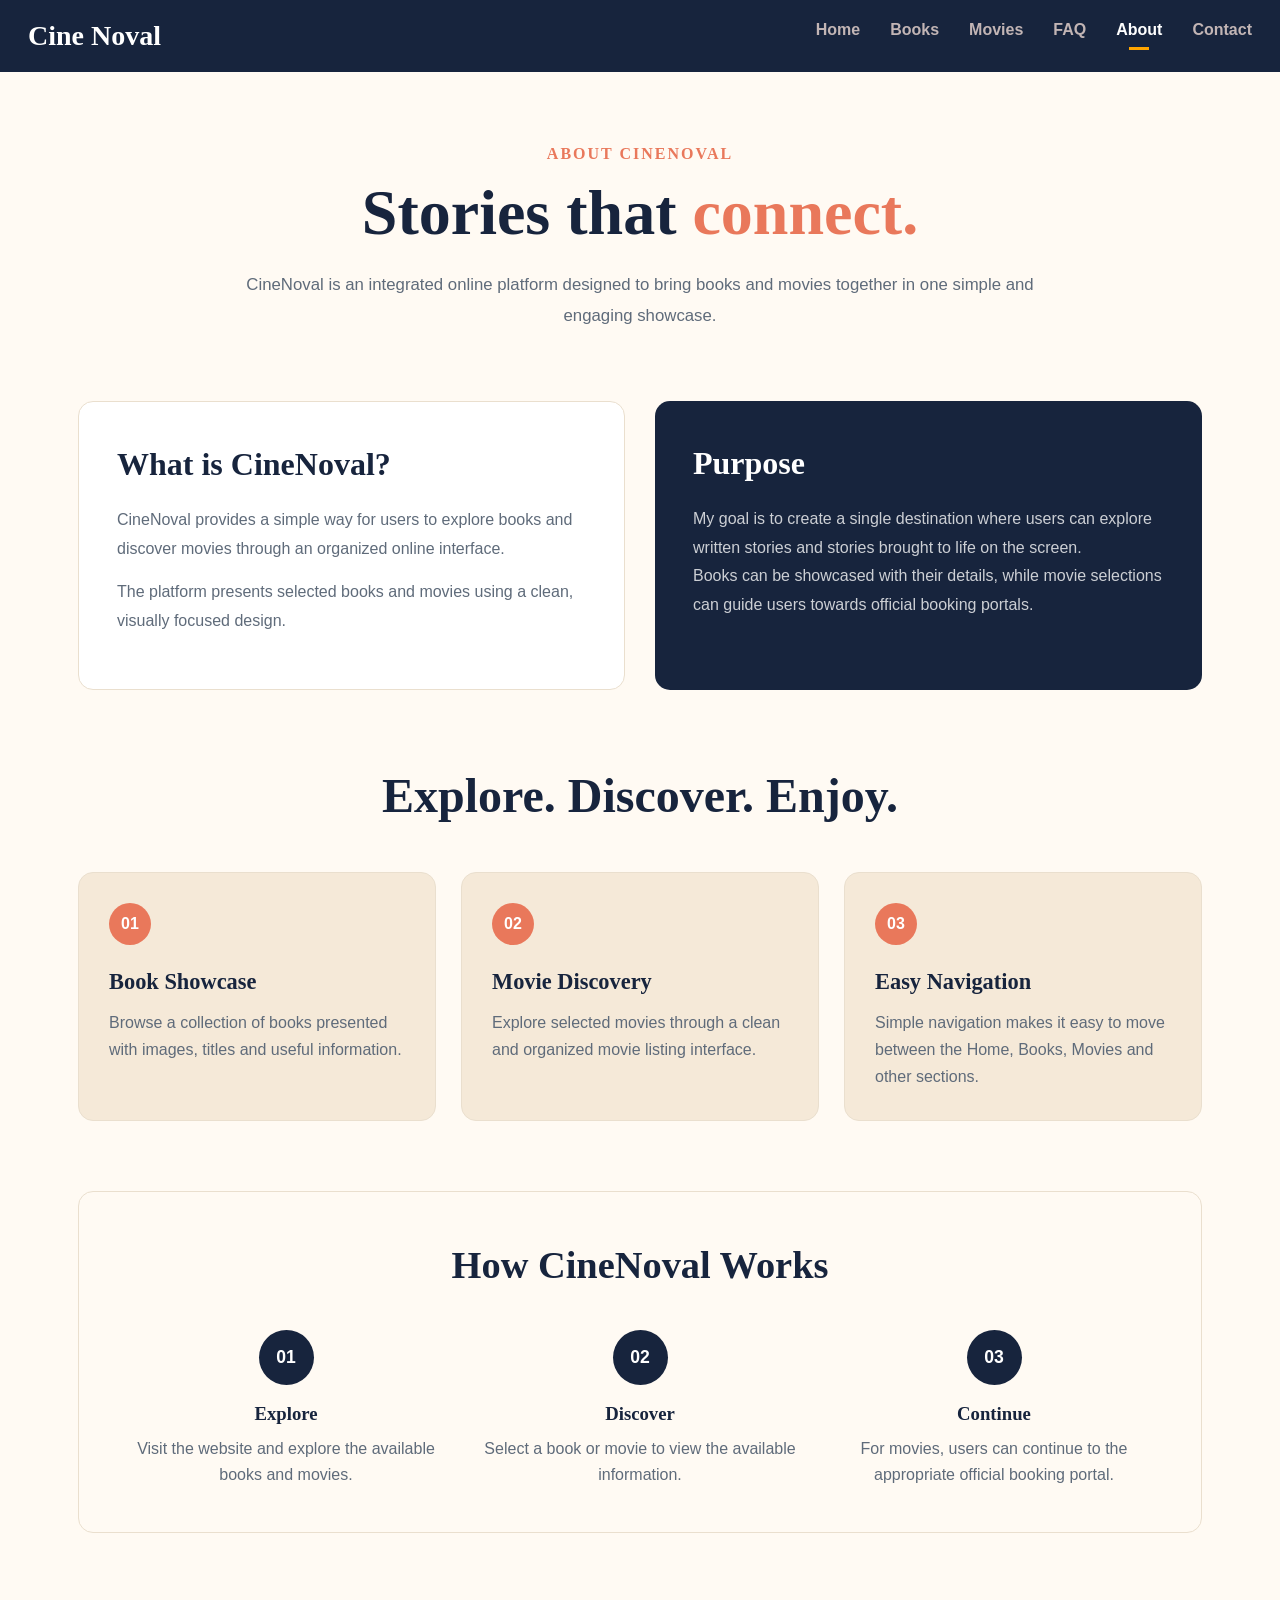
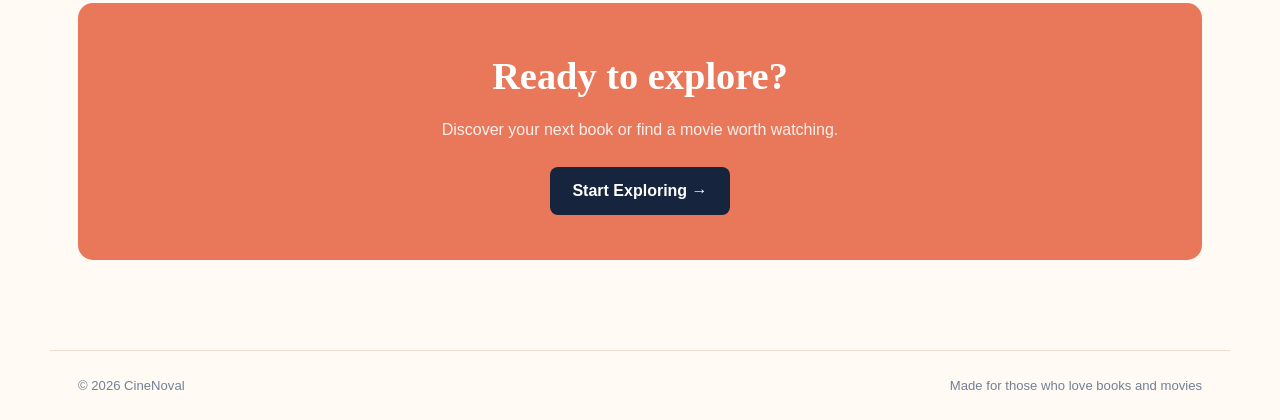
<file: about.html>
<!DOCTYPE html>
<html lang="en">

<head>

    <meta charset="UTF-8">

    <meta
        name="viewport"
        content="width=device-width, initial-scale=1.0"
    >

    <title>CineNoval | About Us</title>

    <link rel="stylesheet" href="styles.css">

</head>

<body>

    <header class="navigation">

        <nav class="navigation-container">

            <a
                class="website-name"
                href="index.html"
            >
                Cine Noval
            </a>

            <div class="navigation-links">

                <a href="index.html">
                    Home
                </a>

                <a href="books.html">
                    Books
                </a>

                <a href="movies.html">
                    Movies
                </a>

                <a href="faq.html">
                    FAQ
                </a>

                <a
                    class="current-page"
                    href="about.html"
                >
                    About
                </a>

                <a href="contact.html">
                    Contact
                </a>

            </div>

        </nav>

    </header>

    <main class="about-page">

        <section class="about-hero">

            <p class="small-heading">
                About CineNoval
            </p>

            <h1>

                Stories that
                <em>connect.</em>

            </h1>

<marque>
            <p class="about-hero-description">
                CineNoval is an integrated online platform
                designed to bring books and movies together
                in one simple and engaging showcase.</marque>

            </p>

        </section>

        <section class="about-introduction">

            <article class="about-card">

                <h2>
                    What is CineNoval?
                </h2>

                <p>

                    CineNoval provides a simple way for users
                    to explore books and discover movies through
                    an organized online interface.

                </p>

                <p>

                    The platform presents selected books and
                    movies using a clean, visually focused
                    design.

                </p>

            </article>

            <article class="about-highlight">

                <h2>
                    Purpose
                </h2>

                <p>

                    My goal is to create a single destination
                    where users can explore written stories and
                    stories brought to life on the screen.

                </p>

                <p>

                    Books can be showcased with their details,
                    while movie selections can guide users
                    towards official booking portals.

                </p>

            </article>

        </section>

        <section class="about-features">

            <div class="about-section-heading">

                

                <h2>
                    Explore. Discover. Enjoy.
                </h2>

            </div>

            <div class="feature-grid">

                <article class="feature-item">

                    <span class="feature-number">
                        01
                    </span>

                    <h3>
                        Book Showcase
                    </h3>

                    <p>

                        Browse a collection of books presented
                        with images, titles and useful information.

                    </p>

                </article>

                <article class="feature-item">

                    <span class="feature-number">
                        02
                    </span>

                    <h3>
                        Movie Discovery
                    </h3>

                    <p>

                        Explore selected movies through a clean
                        and organized movie listing interface.

                    </p>

                </article>

                <article class="feature-item">

                    <span class="feature-number">
                        03
                    </span>

                    <h3>
                        Easy Navigation
                    </h3>

                    <p>

                        Simple navigation makes it easy to move
                        between the Home, Books, Movies and other
                        sections.

                    </p>

                </article>

            </div>

        </section>

        <section class="how-it-works">

            <h2>
                How CineNoval Works
            </h2>

            <div class="steps">

                <div class="step">

                    <div class="step-number">
                        01
                    </div>

                    <h3>
                        Explore
                    </h3>

                    <p>

                        Visit the website and explore the available
                        books and movies.

                    </p>

                </div>

                <div class="step">

                    <div class="step-number">
                        02
                    </div>

                    <h3>
                        Discover
                    </h3>

                    <p>

                        Select a book or movie to view the
                        available information.

                    </p>

                </div>

                <div class="step">

                    <div class="step-number">
                        03
                    </div>

                    <h3>
                        Continue
                    </h3>

                    <p>

                        For movies, users can continue to the
                        appropriate official booking portal.

                    </p>

                </div>

            </div>

        </section>

        <section class="about-cta">

            <h2>
                Ready to explore?
            </h2>

            <p>

                Discover your next book or find a movie worth
                watching.

            </p>

            <a
                href="books.html"
                class="about-cta-button"
            >

                Start Exploring →

            </a>

        </section>

    </main>

    <footer class="website-footer">

        <p>
            © 2026 CineNoval
        </p>

        <p>
            Made for those who love books and movies
        </p>

    </footer>

</body>

</html>
</file>
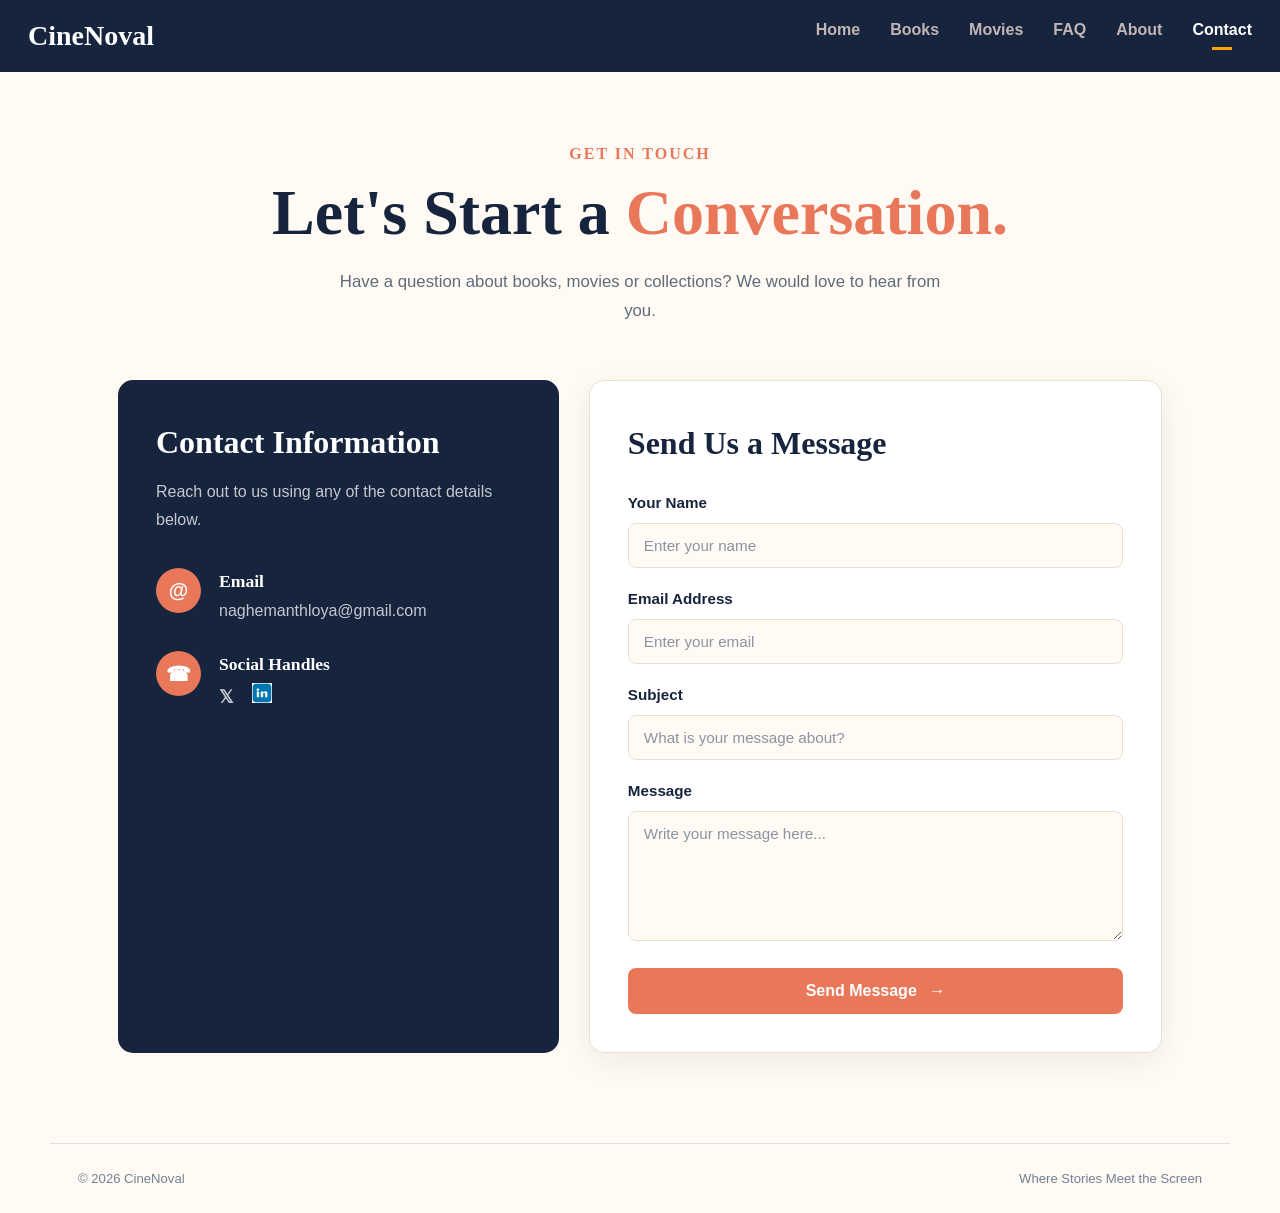
<file: contact.html>
<!DOCTYPE html>
<html lang="en">

<head>

    <meta charset="UTF-8">

    <meta name="viewport" content="width=device-width, initial-scale=1.0">

    <title>CineNoval - Contact Us</title>

    <link rel="stylesheet" href="styles.css">

</head>

<body>

    <nav class="navigation">

        <div class="navigation-container">

            <div class="website-name">
                CineNoval
            </div>

            <div class="navigation-links">

                <a href="index.html">
                    Home
                </a>

                <a href="books.html">
                    Books
                </a>

                <a href="movies.html">
                    Movies
                </a>

                <a href="faq.html">
                    FAQ
                </a>

                <a href="about.html">
                    About
                </a>

                <a href="contact.html" class="current-page">
                    Contact

                </a>

    </nav>

    <main class="contact-page">

        <section class="contact-introduction">

            <p class="small-heading">
                Get In Touch
            </p>

            <h1>
                Let's Start a
                <em>Conversation.</em>
            </h1>

            <p class="contact-description">

                Have a question about books, movies or
                collections? We would love to hear from you.

            </p>

        </section>

        <section class="contact-content">

            <div class="contact-information">

                <h2>
                    Contact Information
                </h2>

                <p class="contact-information-description">

                    Reach out to us using any of the contact
                    details below.

                </p>

                <div class="contact-detail">

                    <div class="contact-icon">
                        @
                    </div>

                    <div>

                        <h3>
                            Email
                        </h3>

                        <a href="mailto:naghemanthloya@gmail.com">
                            naghemanthloya@gmail.com
                        </a>

                    </div>

                </div>

                <div class="contact-detail">

                    <div class="contact-icon">
                        ☎
                    </div>

                    <div>

                        <h3>
                            Social Handles
                        </h3>

                        
                      <a href="https://x.com/Doondi619895"><h3 style="display: inline-block; margin-right: 10pt;">𝕏</h3></a>
                      <a href="https://in.linkedin.com/in/nagahemanth-loya-86904838a"><img src="LinkedIn.jpeg" height=20pt width=20pt></a>

                    </div>

                </div>

                

                

            </div>

            <div class="contact-form-container">

                <h2>
                    Send Us a Message
                </h2>

                
                <form action="#" method="post" id="contactForm">

                    <div class="form-group">

                        <label for="name">
                            Your Name
                        </label>

                        <input
                            type="text"
                            id="name"
                            name="name"
                            placeholder="Enter your name"
                            required
                        >

                    </div>

                    <div class="form-group">

                        <label for="email">
                            Email Address
                        </label>

                        <input
                            type="email"
                            id="email"
                            name="email"
                            placeholder="Enter your email"
                            required
                        >

                    </div>

                    <div class="form-group">

                        <label for="subject">
                            Subject
                        </label>

                        <input
                            type="text"
                            id="subject"
                            name="subject"
                            placeholder="What is your message about?"
                            required
                        >

                    </div>

                    <div class="form-group">

                        <label for="message">
                            Message
                        </label>

                        <textarea
                            id="message"
                            name="message"
                            rows="6"
                            placeholder="Write your message here..."
                            required
                        ></textarea>

                    </div>

                    <button
                        type="submit"
                        class="contact-submit-button"
                    >

                        Send Message

                        <span>→</span>

                    </button>

                </form>

            </div>

        </section>

    </main>

    <footer class="website-footer">

        <span>
            © 2026 CineNoval
        </span>

        <span>
            Where Stories Meet the Screen
        </span>

    </footer>

<script>

    document.getElementById("contactForm").addEventListener("submit", function(event) {

        let name = document.getElementById("name").value;

        if (name === "") {
            alert("Please enter your name.");
            event.preventDefault();
        }

    });

</script>
</body>
              

</html>
</file>
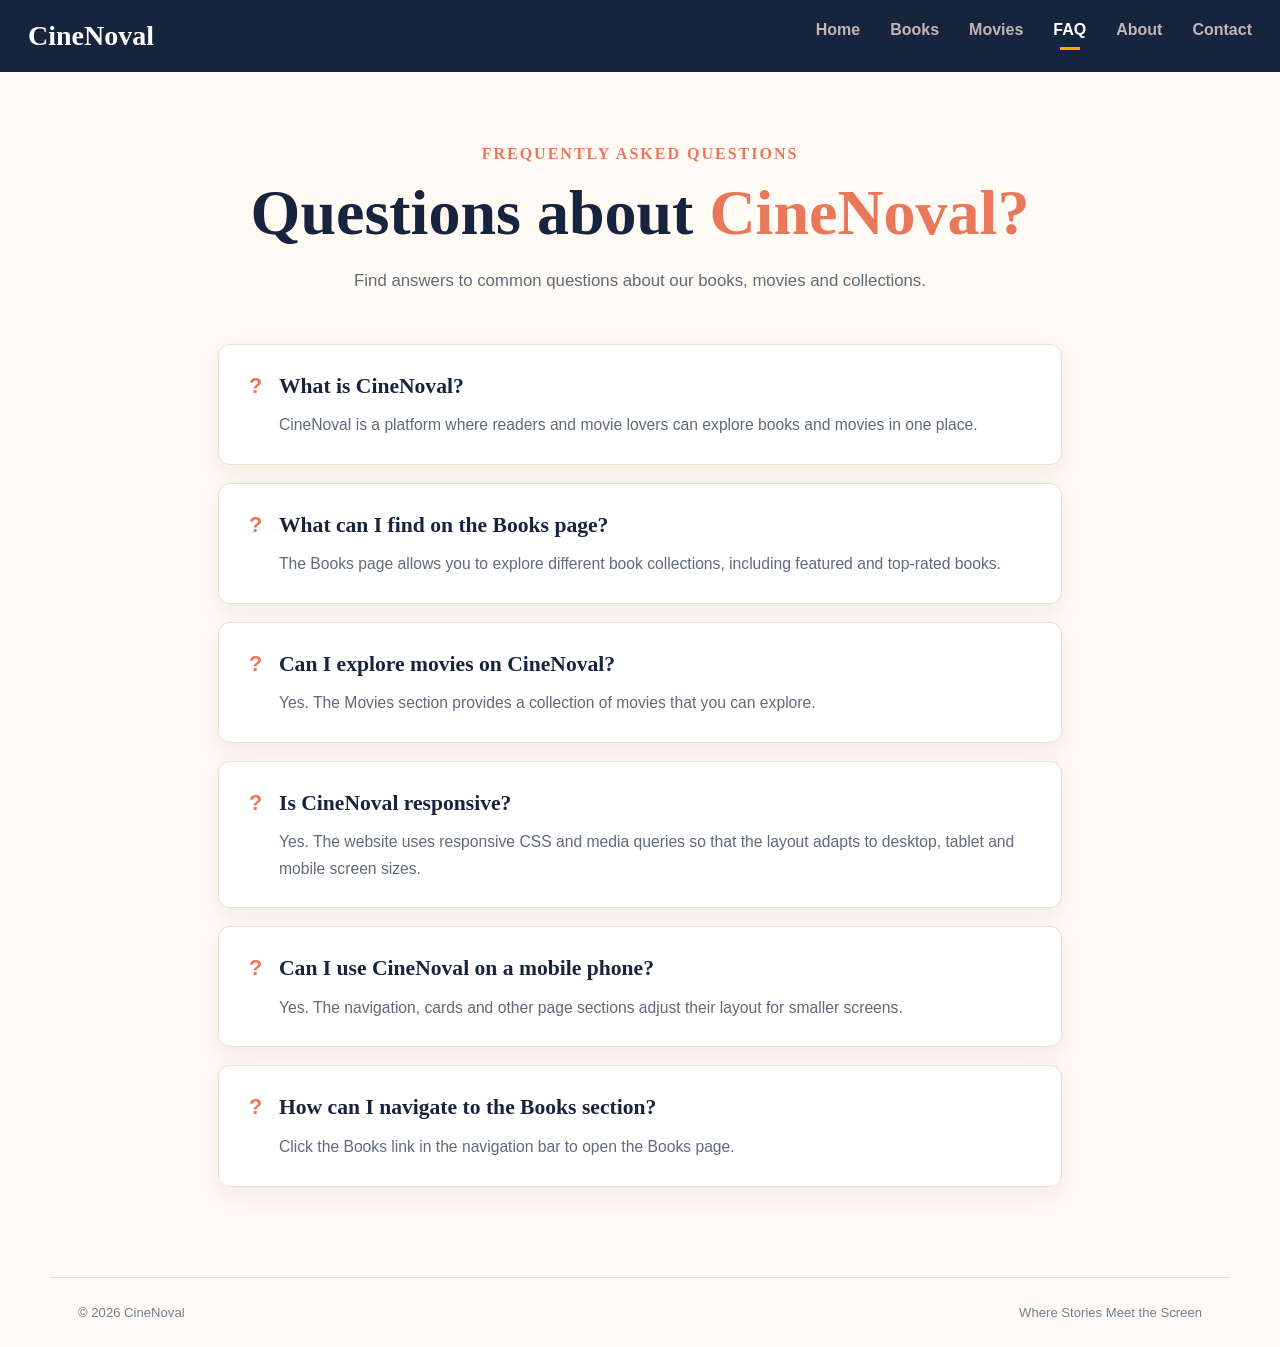
<file: faq.html>
<!doctype html>
<html lang="en">
  <head>
    <meta charset="UTF-8" />

    <meta name="viewport" content="width=device-width, initial-scale=1.0" />

    <title>CineNoval - FAQ</title>

    <link rel="stylesheet" href="styles.css" />
  </head>

  <body>
    <nav class="navigation">
      <div class="navigation-container">
        <div class="website-name">CineNoval</div>

        <div class="navigation-links">
          <a href="index.html">Home</a>

          <a href="books.html">Books</a>

          <a href="movies.html">Movies</a>

          <a href="faq.html" class="current-page"> FAQ </a>
          <a href="about.html">About</a>
          <a href="contact.html">Contact</a>
        </div>
      </div>
    </nav>

    <main class="faq-page">
      <section class="faq-introduction">
        <p class="small-heading">Frequently Asked Questions</p>

        <h1>
          Questions about
          <em>CineNoval?</em>
        </h1>

        <p class="faq-description">
          Find answers to common questions about our books, movies and
          collections.
        </p>
      </section>

      <section class="faq-section">
        <div class="faq-item">
          <h2>What is CineNoval?</h2>

          <p>
            CineNoval is a platform where readers and movie lovers can explore
            books and movies in one place.
          </p>
        </div>

        <div class="faq-item">
          <h2>What can I find on the Books page?</h2>

          <p>
            The Books page allows you to explore different book collections,
            including featured and top-rated books.
          </p>
        </div>

        <div class="faq-item">
          <h2>Can I explore movies on CineNoval?</h2>

          <p>
            Yes. The Movies section provides a collection of movies that you can
            explore.
          </p>
        </div>

        <div class="faq-item">
          <h2>Is CineNoval responsive?</h2>

          <p>
            Yes. The website uses responsive CSS and media queries so that the
            layout adapts to desktop, tablet and mobile screen sizes.
          </p>
        </div>

        <div class="faq-item">
          <h2>Can I use CineNoval on a mobile phone?</h2>

          <p>
            Yes. The navigation, cards and other page sections adjust their
            layout for smaller screens.
          </p>
        </div>

        <div class="faq-item">
          <h2>How can I navigate to the Books section?</h2>

          <p>
            Click the Books link in the navigation bar to open the Books page.
          </p>
        </div>
      </section>
    </main>

    <footer class="website-footer">
      <span> © 2026 CineNoval </span>

      <span> Where Stories Meet the Screen </span>
    </footer>
  </body>
</html>
</file>
<file: styles.css>
*{
  --dark-blue: #17243d;
  --light-blue: #243653;
  --orange: #e9785b;
  --dark-orange: #c95d46;
  --cream: #fffaf3;
  --light-sand: #f5e9d8;
  --gray: #718096;
  --white: #ffffff;
  --border-color: #eadfce;
  --card-shadow: rgba(23, 36, 61, 0.12);

  box-sizing: border-box;
  margin: 0;
  padding: 0;
}

body {
  background-color: var(--cream);
  color: var(--dark-blue);
  font-family: Arial, sans-serif;
  line-height: 1.5;
}

a {
  color: white;
  text-decoration: none;
}

img {
  max-width: 100%;
}

.navigation {
  background-color: var(--dark-blue);
  color: var(--white);
  width: 100%;
}

.navigation-container {
  display: flex;
  align-items: center;
  justify-content: space-between;
  padding: 15px 28px;
}

.website-name {
    font-family: Georgia;
    font-size: 28px;
    font-weight: bold;
}

.navigation-links {
    display: flex;
    gap: 30px;
}

.navigation-links a {
    color: hwb(0 71% 24%);
    font-size: 16px;
    font-weight: bold;
  transition: color 0.25s ease;
}

.navigation-links a:hover {
  color: var(--white);
}

.navigation-links .current-page {
  color: var(--white);
}

.navigation-links .current-page::after {
    content: "";
    display: block;
    width: 20px;
    height: 3px;
    background-color: orange;
    margin: 5px auto;
}


.introduction {
    display: flex;
    align-items: center;
    gap: 50px;
    padding: 50px 28px;
    max-width: 1180px;
    min-height: 430px;
    margin: 0 auto;
}

.introduction-text {
  flex: 1;
  max-width: 540px;
}

.small-heading {
    color: var(--orange);
    font-size: 16px;
    font-weight: bold;
    margin-bottom: 12px;
    text-transform: uppercase;
  font-family: Georgia;
}

.introduction h1 {
    font-family: Georgia;
    font-size: 50px;
    line-height: 1.1;
}

.introduction h1 em {
  color: var(--orange);
  font-style: italic;
}

.introduction-description {
  color: #5f6b7a;
  font-size: 1.05rem;
  margin-top: 20px;
  max-width: 460px;
}

.introduction-image {
  flex: 1;
}

.introduction-image img {
    border-radius: 16px;
    display: block;
    height: 300px;
    width: 100%;
    object-fit: cover;
  box-shadow:0px 25px 50px rgba(0, 0, 0, 0.20)
}

.explore-section {
  margin: 0 auto;
  max-width: 1180px;
  padding: 60px 28px 90px;
}

.section-heading {
  margin-bottom: 38px;
}

.section-heading h2 {
    font-family: Georgia;
    font-size: 40px;
    line-height: 1.1;
}

.section-heading h2 em {
  color: var(--orange);
  font-style: normal;
}

.content-cards {
    display: grid;
    gap: 25px;
    grid-template-columns: 1fr 1fr;
}

.content-card {
  border-radius: 15px;
  color: var(--white);
  display: flex;
  min-height: 320px;
  overflow: hidden;
  padding: 32px;
  position: relative;
  transition:
    box-shadow 0.3s ease,
    transform 0.3s ease;
}

.content-card:hover {
  box-shadow: var(--card-shadow);
  transform: translateY(-7px);
}

.books-card {
  background-color: #d87559;
}

.movies-card {
  background-color: var(--light-blue);
}

.card-information {
    display: flex;
    flex-direction: column;
}

.card-number {
  color: rgba(255, 255, 255, 0.65);
  font-size: 0.8rem;
  font-weight: bold;
  letter-spacing: 1px;
}

.content-card h3 {
    font-family: Georgia;
    font-size: 42px;
    margin-top: 34px;
    margin-bottom: 7px;
}

.content-card p {
  color: rgba(255, 255, 255, 0.82);
  max-width: 190px;
}

.card-link {
  font-size: 0.86rem;
  font-weight: bold;
  margin-top: auto;
}

.content-card img {
  bottom: -20px;
  max-height: 240px;
  max-width: 53%;
  object-fit: contain;
  position: absolute;
  right: 5%;
  transition: transform 0.3s ease;
}

.content-card:hover img {
  transform: scale(1.06) rotate(2deg);
}

.movies-card img {
  border-radius: 10px;
  height: 220px;
  object-fit: cover;
  opacity: 0.9;
  right: 0;
  width: 47%;
}

.website-footer {
  border-top: 1px solid var(--border-color);
  color: var(--gray);
  display: flex;
  font-size: 0.82rem;
  justify-content: space-between;
  margin: 0 auto;
  max-width: 1180px;
  padding: 25px 28px;
}

.book-category-navigation {
  background-color: var(--cream);
  border-bottom: 1px solid var(--border-color);
  width: 100%;
}

.book-category-container {
  align-items: center;
  display: flex;
  justify-content: space-between;
  margin: 0 auto;
  max-width: 1180px;
  padding: 14px 28px;
}

.book-category-title {
  color: var(--dark-blue);
  font-family: Georgia, "Times New Roman", serif;
  font-size: 1.4rem;
  font-weight: bold;
}

.book-category-links {
  display: flex;
  gap: 30px;
}

.book-category-links a {
  color: var(--dark-blue);
  font-size: 0.9rem;
  font-weight: bold;
  padding: 5px 0;
  position: relative;
  transition: color 0.2s ease;
}

.book-category-links a:hover {
  color: var(--orange);
}

.book-category-links .book-category-active {
  color: var(--orange);
}

.book-category-links .book-category-active::after {
  background-color: var(--orange);
  border-radius: 10px;
  bottom: -5px;
  content: "";
  height: 3px;
  left: 0;
  position: absolute;
  width: 100%;
}

.bookshelf-area {
  background-color: #d8b28a;
  margin: 0;
  padding: 0;
  overflow: hidden;
  width: 100%;
  
}

/* Keep the image proportional to avoid cropping the shelves. */
.bookshelf-image {
  display: block;
  height: auto;
  margin: 0 auto;
  width: 100%;
}

@media (min-width: 1600px) {
  .bookshelf-image {
    max-width: 1536px;
  }
}

@media (max-width: 800px) {
  .navigation-container {
    padding: 14px 20px;
  }

  .book-category-container {
    align-items: flex-start;
    flex-direction: column;
    gap: 10px;
    padding: 12px 20px;
  }

  .book-category-links {
    gap: 22px;
    flex-wrap: wrap;
  }

  .book-category-links a {
    font-size: 0.85rem;
  }

  .introduction {
    flex-direction: column;
    gap: 30px;
    padding: 40px 20px 50px;
  }

  .introduction-text {
    max-width: 100%;
  }

  .introduction-image {
    width: 100%;
  }

  .introduction-image img {
    height: 230px;
  }

  .content-cards {
    grid-template-columns: 1fr;
  }

  .content-card {
    min-height: 290px;
  }

  .website-footer {
    flex-direction: column;
    gap: 5px;
  }
}

@media (max-width: 500px) {
  .navigation-container {
    flex-wrap: wrap;
    gap: 12px;
    padding: 12px 15px;
  }

  .navigation-links {
    gap: 18px;
    margin: 0;
    order: 3;
    width: 100%;
  }

  .navigation-button {
    display: none;
  }

  .book-category-container {
    padding: 10px 15px;
  }

  .book-category-title {
    font-size: 1.2rem;
  }

  .book-category-links {
    gap: 16px;
  }

  .book-category-links a {
    font-size: 0.8rem;
  }

  .introduction {
    padding: 35px 15px 45px;
  }

  .introduction h1 {
    font-size: 2.5rem;
  }

  .introduction-description {
    font-size: 0.95rem;
  }

  .explore-section {
    padding: 40px 15px 60px;
  }

  .content-card {
    min-height: 280px;
    padding: 25px;
  }

  .content-card h3 {
    font-size: 2.3rem;
  }

  .bookshelf-image {
    height: auto;
    width: 100%;
  }
}

.bookshelf-area {
  position: relative;
  max-width: 1536px;
  margin: 0 auto;
}

.book-item {
  position: absolute;
  top: 4.8%;
  left: 8%;
  width: 17%;
  display: block;
  z-index: 10;
  transition: transform 0.2s ease;
  
}

.book-item:hover {
  transform: scale(1.05);
}

.book-item img {
  width: 400px;
  height: auto;
}
.book-1 {
  left: 25%;
}
.book-2 {
  left: 43%;
}
.book-3 {
  left: 61%;
}
.book-4 {
  left: 79%;
}

.faq-page {
  max-width: 900px;
  margin: 0 auto;
  padding: 70px 28px 90px;
}

.faq-introduction {
  text-align: center;
  margin-bottom: 50px;
}

.faq-introduction .small-heading {
  color: var(--orange);
  font-size: 16px;
  font-weight: bold;
  letter-spacing: 2px;
  margin-bottom: 12px;
  text-transform: uppercase;
}

.faq-introduction h1 {
  font-family: Georgia, "Times New Roman", serif;
  font-size: clamp(2.5rem, 5vw, 4rem);
  line-height: 1.1;
}

.faq-introduction h1 em {
  color: var(--orange);
  font-style: normal;
}

.faq-description {
  color: #5f6b7a;
  font-size: 1.05rem;
  margin: 20px auto 0;
  max-width: 600px;
}

.faq-section {
  display: flex;
  flex-direction: column;
  gap: 18px;
}

.faq-item {
  background-color: var(--white);
  border: 1px solid var(--border-color);
  border-radius: 12px;
  padding: 25px 30px;
  box-shadow: 0 8px 25px rgba(23, 36, 61, 0.07);
  transition:
    transform 0.25s ease,
    box-shadow 0.25s ease;
}

.faq-item:hover {
  transform: translateY(-3px);
  box-shadow: 0 15px 35px rgba(23, 36, 61, 0.12);
}

.faq-item h2 {
  color: var(--dark-blue);
  font-family: Georgia, "Times New Roman", serif;
  font-size: 1.35rem;
  margin-bottom: 10px;
  position: relative;
  padding-left: 30px;
}

.faq-item h2::before {
  content: "?";
  position: absolute;
  left: 0;
  top: 0;
  color: var(--orange);
  font-family: Arial, sans-serif;
  font-weight: bold;
}

.faq-item p {
  color: #5f6b7a;
  font-size: 0.98rem;
  line-height: 1.7;
  padding-left: 30px;
}

@media (max-width: 800px) {
  .faq-page {
    padding: 50px 20px 70px;
  }

  .faq-introduction {
    margin-bottom: 40px;
  }

  .faq-item {
    padding: 22px 24px;
  }
}

@media (max-width: 500px) {
  .faq-page {
    padding: 40px 15px 60px;
  }

  .faq-introduction h1 {
    font-size: 2.5rem;
  }

  .faq-description {
    font-size: 0.95rem;
  }

  .faq-item {
    padding: 20px;
  }

  .faq-item h2 {
    font-size: 1.15rem;
  }

  .faq-item p {
    font-size: 0.92rem;
  }
}

.contact-page {
  max-width: 1100px;
  margin: 0 auto;
  padding: 70px 28px 90px;
}

.contact-introduction {
  text-align: center;
  margin-bottom: 55px;
}

.contact-introduction .small-heading {
  color: var(--orange);
  font-size: 16px;
  font-weight: bold;
  letter-spacing: 2px;
  text-transform: uppercase;
  margin-bottom: 12px;
}

.contact-introduction h1 {
  font-family: Georgia, "Times New Roman", serif;
  font-size: clamp(2.5rem, 5vw, 4rem);
  line-height: 1.1;
  color: var(--dark-blue);
}

.contact-introduction h1 em {
  color: var(--orange);
  font-style: normal;
}

.contact-description {
  max-width: 620px;
  margin: 20px auto 0;
  color: #5f6b7a;
  font-size: 1.05rem;
  line-height: 1.7;
}

.contact-content {
  display: grid;
  grid-template-columns: 1fr 1.3fr;
  gap: 30px;
  align-items: stretch;
}

.contact-information {
  background-color: var(--dark-blue);
  color: var(--white);
  border-radius: 15px;
  padding: 38px;
}

.contact-information h2 {
  font-family: Georgia, "Times New Roman", serif;
  font-size: 2rem;
  margin-bottom: 12px;
}

.contact-information-description {
  color: rgba(255, 255, 255, 0.75);
  line-height: 1.7;
  margin-bottom: 35px;
}

.contact-detail {
  display: flex;
  align-items: flex-start;
  gap: 18px;
  margin-bottom: 28px;
}

.contact-icon {
  min-width: 45px;
  height: 45px;
  display: flex;
  align-items: center;
  justify-content: center;
  background-color: var(--orange);
  color: var(--white);
  border-radius: 50%;
  font-size: 20px;
  font-weight: bold;
}

.contact-detail h3 {
  font-family: Georgia, "Times New Roman", serif;
  font-size: 1.1rem;
  margin-bottom: 5px;
}

.contact-detail p {
  color: rgba(255, 255, 255, 0.75);
  line-height: 1.5;
}

.contact-detail a {
  color: rgba(255, 255, 255, 0.75);
  transition: color 0.2s ease;
}

.contact-detail a:hover {
  color: var(--orange);
}

.contact-form-container {
  background-color: var(--white);
  border: 1px solid var(--border-color);
  border-radius: 15px;
  padding: 38px;
  box-shadow: 0 8px 30px rgba(23, 36, 61, 0.07);
}

.contact-form-container h2 {
  color: var(--dark-blue);
  font-family: Georgia, "Times New Roman", serif;
  font-size: 2rem;
  margin-bottom: 25px;
}

.form-group {
  margin-bottom: 20px;
}

.form-group label {
  display: block;
  color: var(--dark-blue);
  font-weight: bold;
  margin-bottom: 8px;
  font-size: 0.95rem;
}

.form-group input,
.form-group textarea {
  width: 100%;
  box-sizing: border-box;
  border: 1px solid var(--border-color);
  border-radius: 8px;
  padding: 13px 15px;
  font-family: Arial, sans-serif;
  font-size: 0.95rem;
  color: var(--dark-blue);
  background-color: var(--cream);
  outline: none;
  transition:
    border-color 0.2s ease,
    box-shadow 0.2s ease;
}

.form-group textarea {
  resize: vertical;
}

.form-group input::placeholder,
.form-group textarea::placeholder {
  color: #8a94a3;
}

.form-group input:focus,
.form-group textarea:focus {
  border-color: var(--orange);
  box-shadow: 0 0 0 3px rgba(233, 120, 91, 0.12);
}

.contact-submit-button {
  width: 100%;
  border: none;
  border-radius: 8px;
  padding: 14px 20px;
  background-color: var(--orange);
  color: var(--white);
  font-size: 1rem;
  font-weight: bold;
  cursor: pointer;
  transition:
    background-color 0.2s ease,
    transform 0.2s ease;
}

.contact-submit-button span {
  margin-left: 8px;
}

.contact-submit-button:hover {
  transform: translateY(-2px);
  background-color: #d9654a;
}

@media (max-width: 800px) {
  .contact-content {
    grid-template-columns: 1fr;
  }

  .contact-page {
    padding: 50px 20px 70px;
  }

  .contact-information,
  .contact-form-container {
    padding: 30px;
  }
}

@media (max-width: 500px) {
  .contact-page {
    padding: 40px 15px 60px;
  }

  .contact-introduction {
    margin-bottom: 35px;
  }

  .contact-introduction h1 {
    font-size: 2.5rem;
  }

  .contact-description {
    font-size: 0.95rem;
  }

  .contact-information,
  .contact-form-container {
    padding: 22px;
  }

  .contact-information h2,
  .contact-form-container h2 {
    font-size: 1.6rem;
  }

  .contact-detail {
    gap: 12px;
  }

  .contact-icon {
    min-width: 40px;
    height: 40px;
    font-size: 17px;
  }
}

.about-page {
  max-width: 1180px;
  margin: 0 auto;
  padding: 70px 28px 90px;
}

.about-hero {
  text-align: center;
  max-width: 800px;
  margin: 0 auto 70px;
}

.about-hero .small-heading {
  color: var(--orange);
  font-size: 16px;
  font-weight: bold;
  letter-spacing: 2px;
  text-transform: uppercase;
  margin-bottom: 12px;
}

.about-hero h1 {
  font-family: Georgia, "Times New Roman", serif;
  font-size: clamp(2.5rem, 5vw, 4rem);
  line-height: 1.1;
  margin-bottom: 22px;
}

.about-hero h1 em {
  color: var(--orange);
  font-style: normal;
}

.about-hero-description {
  color: #5f6b7a;
  font-size: 1.05rem;
  line-height: 1.8;
}

.about-introduction {
  display: grid;
  grid-template-columns: 1fr 1fr;
  gap: 30px;
  margin-bottom: 70px;
}

.about-card {
  background-color: var(--white);
  border: 1px solid var(--border-color);
  border-radius: 15px;
  padding: 38px;
  box-shadow: var(--card-shadow);
}

.about-card h2 {
  font-family: Georgia, "Times New Roman", serif;
  color: var(--dark-blue);
  font-size: 2rem;
  margin-bottom: 18px;
}

.about-card p {
  color: #5f6b7a;
  line-height: 1.8;
  margin-bottom: 15px;
}

.about-highlight {
  background-color: var(--dark-blue);
  color: var(--white);
  border-radius: 15px;
  padding: 38px;
}

.about-highlight h2 {
  font-family: Georgia, "Times New Roman", serif;
  font-size: 2rem;
  margin-bottom: 18px;
}

.about-highlight p {
  color: rgba(255, 255, 255, 0.78);
  line-height: 1.8;
}

.about-features {
  margin-bottom: 70px;
}

.about-section-heading {
  text-align: center;
  margin-bottom: 40px;
}

.about-section-heading .small-heading {
  color: var(--orange);
  font-size: 15px;
  font-weight: bold;
  letter-spacing: 2px;
  text-transform: uppercase;
  margin-bottom: 10px;
}

.about-section-heading h2 {
  font-family: Georgia, "Times New Roman", serif;
  font-size: clamp(2rem, 4vw, 3rem);
  color: var(--dark-blue);
}

.feature-grid {
  display: grid;
  grid-template-columns: repeat(3, 1fr);
  gap: 25px;
}

.feature-item {
  background-color: var(--light-sand);
  border: 1px solid var(--border-color);
  border-radius: 15px;
  padding: 30px;
  transition:
    transform 0.25s ease,
    box-shadow 0.25s ease;
}

.feature-item:hover {
  transform: translateY(-6px);
  box-shadow: var(--card-shadow);
}

.feature-number {
  display: inline-flex;
  align-items: center;
  justify-content: center;
  width: 42px;
  height: 42px;
  border-radius: 50%;
  background-color: var(--orange);
  color: var(--white);
  font-weight: bold;
  margin-bottom: 20px;
}

.feature-item h3 {
  font-family: Georgia, "Times New Roman", serif;
  color: var(--dark-blue);
  font-size: 1.4rem;
  margin-bottom: 10px;
}

.feature-item p {
  color: #5f6b7a;
  line-height: 1.7;
}

.how-it-works {
  background-color: var(--cream);
  border: 1px solid var(--border-color);
  border-radius: 15px;
  padding: 45px;
  margin-bottom: 70px;
}

.how-it-works h2 {
  text-align: center;
  font-family: Georgia, "Times New Roman", serif;
  color: var(--dark-blue);
  font-size: 2.4rem;
  margin-bottom: 35px;
}

.steps {
  display: grid;
  grid-template-columns: repeat(3, 1fr);
  gap: 30px;
}

.step {
  text-align: center;
}

.step-number {
  width: 55px;
  height: 55px;
  margin: 0 auto 15px;
  border-radius: 50%;
  display: flex;
  align-items: center;
  justify-content: center;
  background-color: var(--dark-blue);
  color: var(--white);
  font-weight: bold;
  font-size: 1.1rem;
}

.step h3 {
  color: var(--dark-blue);
  font-family: Georgia, "Times New Roman", serif;
  margin-bottom: 8px;
}

.step p {
  color: #5f6b7a;
  line-height: 1.6;
}

.about-cta {
  background-color: var(--orange);
  color: var(--white);
  border-radius: 15px;
  text-align: center;
  padding: 45px 30px;
}

.about-cta h2 {
  font-family: Georgia, "Times New Roman", serif;
  font-size: 2.4rem;
  margin-bottom: 12px;
}

.about-cta p {
  max-width: 600px;
  margin: 0 auto 25px;
  color: rgba(255, 255, 255, 0.88);
}

.about-cta-button {
  display: inline-block;
  background-color: var(--dark-blue);
  color: var(--white);
  padding: 12px 22px;
  border-radius: 8px;
  font-weight: bold;
  transition: transform 0.2s ease;
}

.about-cta-button:hover {
  transform: translateY(-3px);
}

@media (max-width: 800px) {
  .about-introduction {
    grid-template-columns: 1fr;
  }

  .feature-grid {
    grid-template-columns: 1fr;
  }

  .steps {
    grid-template-columns: 1fr;
  }

  .about-page {
    padding: 50px 20px 70px;
  }
}

@media (max-width: 500px) {
  .about-page {
    padding: 40px 15px 60px;
  }

  .about-card,
  .about-highlight {
    padding: 25px;
  }

  .how-it-works {
    padding: 28px 20px;
  }

  .about-cta {
    padding: 35px 20px;
  }
}

.books-row {
  align-items: flex-end;
  display: grid;
  gap: 1.5%;
  grid-template-columns: repeat(6, 1fr);
  left: 7%;
  position: absolute;
  width: 86%;
  z-index: 10;
}

.books-row-1 {
  top: 2.5%;
}

.books-row-2 {
  top: 18.5%;
}

.books-row-3 {
  top: 34%;
}

.books-row-4 {
  top: 50%;
}

.books-row .book-item {
  align-items: flex-end;
  display: flex;
  height: 20vw;
  justify-content: center;
  position: relative;
  top: auto;
  left: auto;
  width: 100%;
}

.books-row .book-item img {
  height: auto;
  max-height: 100%;
  object-fit: contain;
  transform: scale(1.1);
  transform-origin: bottom center;
  transition: transform 0.2s ease;
  width: 100%;
}

.books-row .book-item:hover img {
  transform: translateY(-8px) scale(1.15);
}

@media (min-width: 1536px) {
  .books-row .book-item {
    height: 300px;
  }
}

@media (max-width: 600px) {
  .books-row {
    gap: 1%;
    left: 5%;
    width: 90%;
  }

  .books-row .book-item {
    height: 19vw;
  }
}

/* =========================
   GALLERY PAGE
   ========================= */

.movie-gallery {
    display: grid;
    grid-template-columns: repeat(4, 1fr);
    gap: 25px;
    margin: 0 auto;
    max-width: 1100px;
}

.gallery-item {
    height: 280px;
    overflow: hidden;
    border: 4px solid transparent;
    transition: 0.4s;
}

.gallery-item img {
    width: 100%;
    height: 100%;
    object-fit: cover;
    transition: 0.4s;
}

.gallery-item:hover {
    border-color: var(--orange);
    transform: scale(1.03);
}

.gallery-item:hover img {
    transform: scale(1.05);
}

.gallery-heading{
  margin-left: 200px;
}

/* Mobile */
@media (max-width: 600px) {

    .movie-gallery {
        grid-template-columns: repeat(2, 1fr);
        gap: 15px;
    }

    .gallery-item {
        height: 260px;
    }
    .gallery-heading{
  margin:0px;
  justify-content: center;
}
}
/*random movie*/
.movie-popup {
    display: none;
    position: fixed;
    top: 0;
    left: 0;
    width: 100%;
    height: 100%;
    background-color: rgba(0, 0, 0, 0.7);

    justify-content: center;
    align-items: center;
  z-index: 9999;
}

.popup-box {
    background-color: white;
    padding: 25px;
    border-radius: 15px;
    text-align: center;
    width: 300px;
    position: relative;
    z-index: 20;
}

.popup-box img {
    width: 200px;
    height: 280px;
    object-fit: cover;
    border-radius: 10px;
}

.popup-box h2 {
    margin: 15px 0;
}

.close-button {
    position: absolute;
    right: 10px;
    top: 8px;

    border: none;
    background: none;
    font-size: 28px;
    cursor: pointer;
}
</file>
